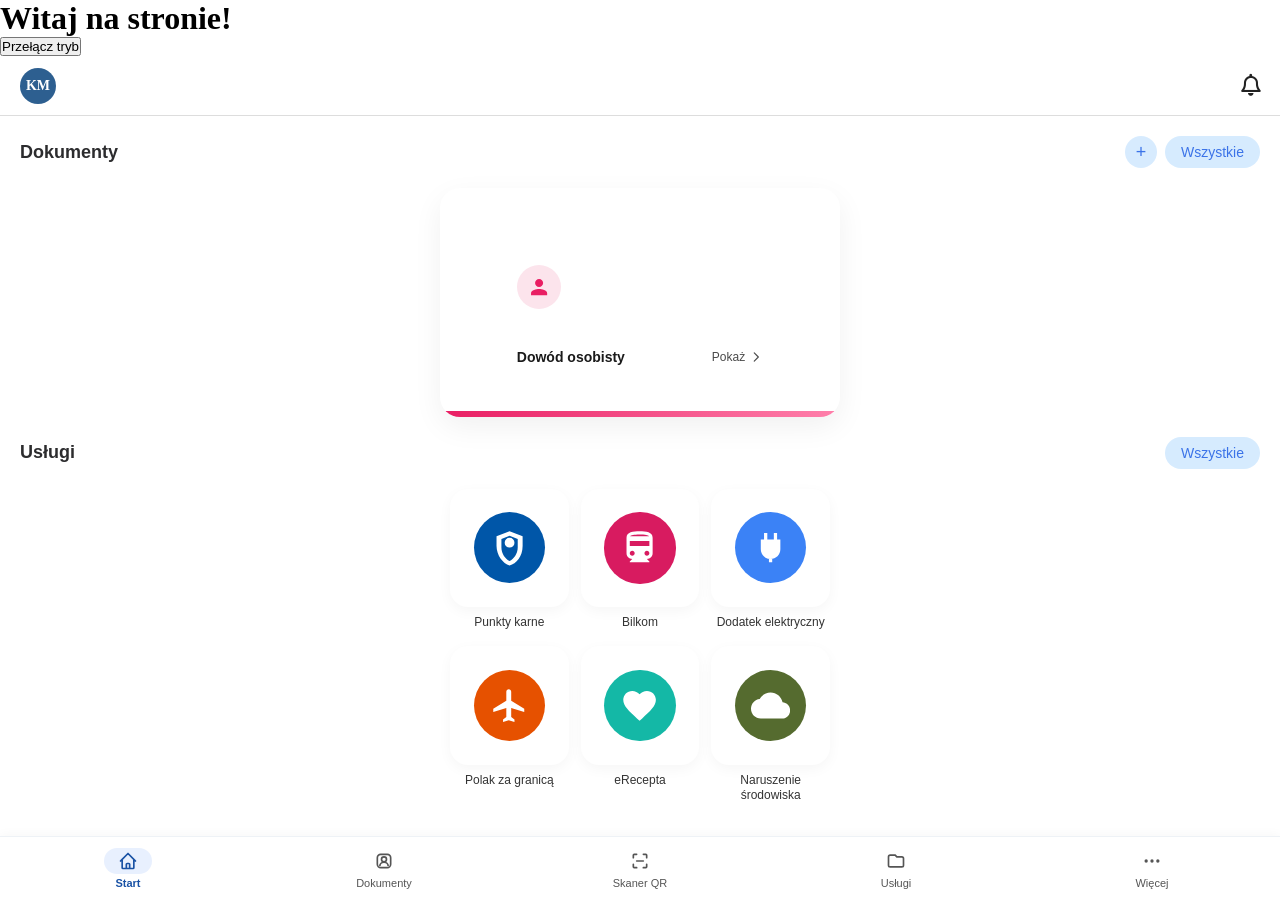
<file: index.html>
<!DOCTYPE html>
<html lang="en">
<head>
    <meta charset="UTF-8">
    <meta name="viewport" content="width=device-width, initial-scale=1.0">
    <title>Aplikacja</title>
    <link rel="stylesheet" href="style.css">
    <link rel="stylesheet" href="https://cdnjs.cloudflare.com/ajax/libs/font-awesome/6.5.2/css/all.min.css">
</head><script>
    if (localStorage.getItem('theme') === 'dark') {
      document.documentElement.classList.add('dark-mode-preload');
    }
  </script>
<body>
  <h1>Witaj na stronie!</h1>
  <button onclick="toggleTheme()">Przełącz tryb</button>
  <header class="header">
    <div class="logo">
        KM
    </div>

    <button class="notification">
        <i class="fa-regular fa-bell"></i>
    </button>
</header>
<div class="documents-header">
  <h2>Dokumenty</h2>
  <div class="actions">
    <button class="btn-icon" aria-label="Dodaj">+</button>
    <button class="btn-text">Wszystkie</button>
  </div>
</div>
<div class="card-wrapper">
  <div class="card">
    <div class="card-icon">
      <svg viewBox="0 0 24 24" fill="currentColor">
        <path d="M12 12c2.21 0 4-1.79 4-4s-1.79-4-4-4-4 1.79-4 4 1.79 4 4 4zm0 2c-2.67 0-8 1.34-8 4v2h16v-2c0-2.66-5.33-4-8-4z"/>
      </svg>
    </div>
    
    <div class="card-footer">
      <span class="card-title">Dowód osobisty</span>
      <a href="dowod.html" class="card-btn">
  Pokaż
  <svg class="arrow-icon" viewBox="0 0 24 24" fill="none" stroke="currentColor" stroke-width="2">
    <path d="M9 5l7 7-7 7" stroke-linecap="round" stroke-linejoin="round"/>
  </svg>
</a>
    </div>
  </div>
</div>
<div class="documents-header">
  <h2>Usługi</h2>
  <div class="actions">
    <button class="btn-text">Wszystkie</button>
  </div>
</div>
<div class="services-grid">
  <!-- Punkty karne -->
  <div class="service-item">
    <div class="icon-box">
      <div class="icon-circle bg-blue">
        <svg viewBox="0 0 24 24" fill="currentColor">
          <path d="M12 2L4 5v6c0 5.55 3.84 10.74 8 12 4.16-1.26 8-5.45 8-12V5l-8-3zm0 4a3 3 0 1 1 0 6 3 3 0 0 1 0-6zm0 14.3c-2.5-1.1-5-4.5-5-8.3V6.7l5-1.9 5 1.9V12c0 3.8-2.5 7.2-5 8.3z"/>
        </svg>
      </div>
    </div>
    <span class="service-label">Punkty karne</span>
  </div>

  <!-- Bilkom -->
  <div class="service-item">
    <div class="icon-box">
      <div class="icon-circle bg-pink">
        <svg viewBox="0 0 24 24" fill="currentColor">
          <path d="M12 2c-4 0-8 .5-8 4v9.5C4 17.43 5.57 19 7.5 19L6 20.5v.5h12v-.5L16.5 19c1.93 0 3.5-1.57 3.5-3.5V6c0-3.5-4-4-8-4zm0 2c3.71 0 5.13.46 5.8 1H6.2c.67-.54 2.09-1 5.8-1zm-6 4h12v3H6V8zm1.5 9c-.83 0-1.5-.67-1.5-1.5S6.67 14 7.5 14s1.5.67 1.5 1.5S8.33 17 7.5 17zm9 0c-.83 0-1.5-.67-1.5-1.5s.67-1.5 1.5-1.5 1.5.67 1.5 1.5-.67 1.5-1.5 1.5z"/>
        </svg>
      </div>
    </div>
    <span class="service-label">Bilkom</span>
  </div>

  <!-- Dodatek elektryczny -->
  <div class="service-item">
    <div class="icon-box">
      <div class="icon-circle bg-light-blue">
        <svg viewBox="0 0 24 24" fill="currentColor">
          <path d="M16 7V3h-2v4h-4V3H8v4H6v6c0 3.31 2.69 6 6 6s6-2.69 6-6V7h-2zm-5 14v-2h2v2h-2z"/>
        </svg>
      </div>
    </div>
    <span class="service-label">Dodatek elektryczny</span>
  </div>

  <!-- Polak za granicą -->
  <div class="service-item">
    <div class="icon-box">
      <div class="icon-circle bg-orange">
        <svg viewBox="0 0 24 24" fill="currentColor">
          <path d="M21 16v-2l-8-5V3.5c0-.83-.67-1.5-1.5-1.5S10 2.67 10 3.5V9l-8 5v2l8-2.5V19l-2 1.5V22l3.5-1 3.5 1v-1.5L13 19v-5.5l8 2.5z"/>
        </svg>
      </div>
    </div>
    <span class="service-label">Polak za granicą</span>
  </div>

  <!-- eRecepta -->
  <div class="service-item">
    <div class="icon-box">
      <div class="icon-circle bg-turquoise">
        <svg viewBox="0 0 24 24" fill="currentColor">
          <path d="M12 21.35l-1.45-1.32C5.4 15.36 2 12.28 2 8.5 2 5.42 4.42 3 7.5 3c1.74 0 3.41.81 4.5 2.09C13.09 3.81 14.76 3 16.5 3 19.58 3 22 5.42 22 8.5c0 3.78-3.4 6.86-8.55 11.54L12 21.35z"/>
        </svg>
      </div>
    </div>
    <span class="service-label">eRecepta</span>
  </div>

  <!-- Naruszenie środowiska -->
  <div class="service-item">
    <div class="icon-box">
      <div class="icon-circle bg-olive">
        <svg viewBox="0 0 24 24" fill="currentColor">
          <path d="M19.35 10.04C18.67 6.59 15.64 4 12 4 9.11 4 6.6 5.64 5.35 8.04 2.34 8.36 0 10.91 0 14c0 3.31 2.69 6 6 6h13c2.76 0 5-2.24 5-5 0-2.64-2.05-4.78-4.65-4.96z"/>
        </svg>
      </div>
    </div>
    <span class="service-label">Naruszenie środowiska</span>
  </div>
</div>
<nav class="bottom-nav">
  <!-- Start (Aktywna) -->
  <a href="index.html" class="nav-item active">
    <div class="icon-wrapper">
      <svg viewBox="0 0 24 24" fill="none" stroke="currentColor" stroke-width="2">
        <path d="M3 12l2-2m0 0l7-7 7 7M5 10v10a1 1 0 001 1h3m10-11l2 2m-2-2v10a1 1 0 01-1 1h-3m-6 0a1 1 0 001-1v-4a1 1 0 011-1h2a1 1 0 011 1v4a1 1 0 001 1m-6 0h6" stroke-linecap="round" stroke-linejoin="round"/>
      </svg>
    </div>
    <span>Start</span>
  </a>

  <!-- Dokumenty (Przejście do dokumenty.html) -->
  <a href="dokumenty.html" class="nav-item">
    <div class="icon-wrapper">
      <svg viewBox="0 0 24 24" fill="none" stroke="currentColor" stroke-width="2">
        <rect x="4" y="4" width="16" height="16" rx="4"/>
        <circle cx="12" cy="10" r="3"/>
        <path d="M7 18c0-2.5 2.2-4.5 5-4.5s5 2 5 4.5"/>
      </svg>
    </div>
    <span>Dokumenty</span>
  </a>

  <!-- Skaner QR -->
  <a href="#" class="nav-item">
    <div class="icon-wrapper">
      <svg viewBox="0 0 24 24" fill="none" stroke="currentColor" stroke-width="2">
        <path d="M4 8V5a1 1 0 011-1h3M4 16v3a1 1 0 001 1h3M16 4h3a1 1 0 011 1v3M16 20h3a1 1 0 001-1v-3M8 12h8" stroke-linecap="round" stroke-linejoin="round"/>
      </svg>
    </div>
    <span>Skaner QR</span>
  </a>

  <!-- Usługi -->
  <a href="#" class="nav-item">
    <div class="icon-wrapper">
      <svg viewBox="0 0 24 24" fill="none" stroke="currentColor" stroke-width="2">
        <path d="M3 7v10a2 2 0 002 2h14a2 2 0 002-2V9a2 2 0 00-2-2h-6l-2-2H5a2 2 0 00-2 2z"/>
      </svg>
    </div>
    <span>Usługi</span>
  </a>

  <!-- Więcej -->
  <a href="#" class="nav-item">
    <div class="icon-wrapper">
      <svg viewBox="0 0 24 24" fill="currentColor">
        <circle cx="5" cy="12" r="2"/>
        <circle cx="12" cy="12" r="2"/>
        <circle cx="19" cy="12" r="2"/>
      </svg>
    </div>
    <span>Więcej</span>
  </a>
</nav>
</body>
<script src="script.js"></script>
<script>
if ("serviceWorker" in navigator) {
navigator.serviceWorker.register("service-worker.js");
}
</script>
</html>
</file>
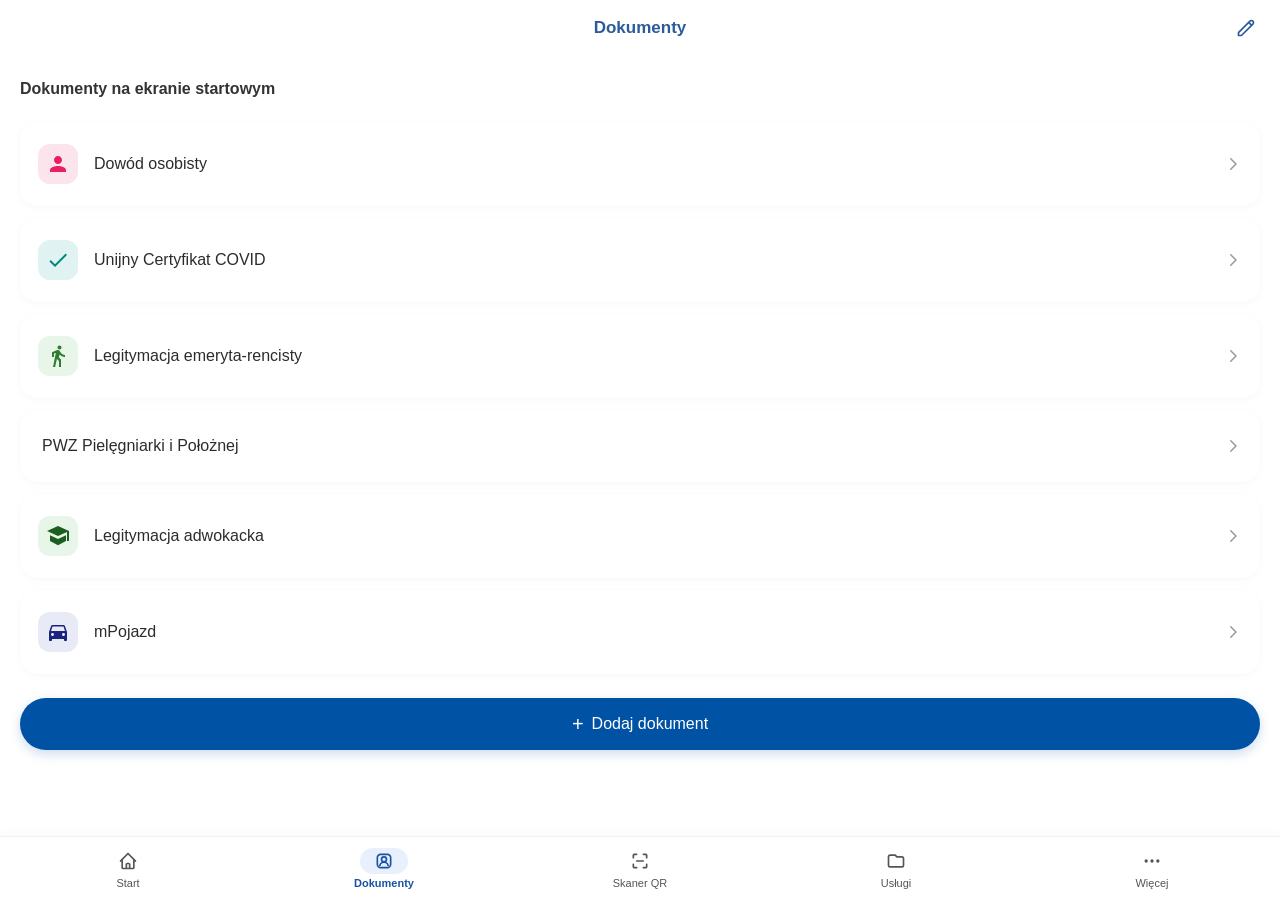
<file: dokumenty.html>
<!DOCTYPE html>
<html lang="pl">
<head>
  <meta charset="UTF-8">
  <meta name="viewport" content="width=device-width, initial-scale=1.0">
  <title>Dokumenty</title>
  <link rel="stylesheet" href="style.css">
  <script>
    // Preloader zapobiegający efektowi błysku jasnego tła
    if (localStorage.getItem('theme') === 'dark') {
      document.documentElement.classList.add('dark-mode');
    }
  </script>
</head>
<body>

<header class="top-navbar">
  <h1 class="top-title">Dokumenty</h1>
  <button class="edit-btn" aria-label="Edytuj">
    <svg viewBox="0 0 24 24" fill="none" stroke="currentColor" stroke-width="2">
      <path d="M15.232 5.232l3.536 3.536m-2.036-5.036a2.5 2.5 0 113.536 3.536L6.5 21.036H3v-3.572L16.732 3.732z" stroke-linecap="round" stroke-linejoin="round"/>
    </svg>
  </button>
</header>

<div class="documents-container">
  <h2 class="section-title">Dokumenty na ekranie startowym</h2>

  <div class="documents-list">
    <!-- Dowód osobisty -->
    <a href="#" class="doc-item">
      <div class="doc-icon icon-pink">
        <svg viewBox="0 0 24 24" fill="currentColor">
          <path d="M12 12c2.21 0 4-1.79 4-4s-1.79-4-4-4-4 1.79-4 4 1.79 4 4 4zm0 2c-2.67 0-8 1.34-8 4v2h16v-2c0-2.66-5.33-4-8-4z"/>
        </svg>
      </div>
      <span class="doc-name">Dowód osobisty</span>
      <svg class="chevron" viewBox="0 0 24 24" fill="none" stroke="currentColor" stroke-width="2">
        <path d="M9 5l7 7-7 7" stroke-linecap="round" stroke-linejoin="round"/>
      </svg>
    </a>

    <!-- Unijny Certyfikat COVID -->
    <a href="#" class="doc-item">
      <div class="doc-icon icon-teal">
        <svg viewBox="0 0 24 24" fill="currentColor">
          <path d="M9 16.17L4.83 12l-1.42 1.41L9 19 21 7l-1.41-1.41z"/>
        </svg>
      </div>
      <span class="doc-name">Unijny Certyfikat COVID</span>
      <svg class="chevron" viewBox="0 0 24 24" fill="none" stroke="currentColor" stroke-width="2">
        <path d="M9 5l7 7-7 7" stroke-linecap="round" stroke-linejoin="round"/>
      </svg>
    </a>

    <!-- Legitymacja emeryta-rencisty -->
    <a href="#" class="doc-item">
      <div class="doc-icon icon-green">
        <svg viewBox="0 0 24 24" fill="currentColor">
          <path d="M13.5 5.5c1.1 0 2-.9 2-2s-.9-2-2-2-2 .9-2 2 .9 2 2 2zM9.8 8.9L7 23h2.1l1.8-8 2.1 2v6h2v-7.5l-2.1-2 .6-3C14.8 12 16.8 13 19 13v-2c-1.9 0-3.5-1-4.3-2.4l-1-1.6c-.4-.6-1-1-1.7-1-.3 0-.5.1-.8.1L6 8.3V13h2V9.6l1.8-.7z"/>
        </svg>
      </div>
      <span class="doc-name">Legitymacja emeryta-rencisty</span>
      <svg class="chevron" viewBox="0 0 24 24" fill="none" stroke="currentColor" stroke-width="2">
        <path d="M9 5l7 7-7 7" stroke-linecap="round" stroke-linejoin="round"/>
      </svg>
    </a>

    <!-- PWZ Pielęgniarki i Położnej -->
    <a href="#" class="doc-item">
      <span class="doc-name no-icon">PWZ Pielęgniarki i Położnej</span>
      <svg class="chevron" viewBox="0 0 24 24" fill="none" stroke="currentColor" stroke-width="2">
        <path d="M9 5l7 7-7 7" stroke-linecap="round" stroke-linejoin="round"/>
      </svg>
    </a>

    <!-- Legitymacja adwokacka -->
    <a href="#" class="doc-item">
      <div class="doc-icon icon-dark-green">
        <svg viewBox="0 0 24 24" fill="currentColor">
          <path d="M12 2L1 7l11 5 9-4.09V17h2V7L12 2zm0 13l-8-3.64V17l8 4.36 8-4.36v-5.64L12 15z"/>
        </svg>
      </div>
      <span class="doc-name">Legitymacja adwokacka</span>
      <svg class="chevron" viewBox="0 0 24 24" fill="none" stroke="currentColor" stroke-width="2">
        <path d="M9 5l7 7-7 7" stroke-linecap="round" stroke-linejoin="round"/>
      </svg>
    </a>

    <!-- mPojazd -->
    <a href="#" class="doc-item">
      <div class="doc-icon icon-navy">
        <svg viewBox="0 0 24 24" fill="currentColor">
          <path d="M18.92 6.01C18.72 5.42 18.16 5 17.5 5h-11c-.66 0-1.21.42-1.42 1.01L3 12v8c0 .55.45 1 1 1h1c.55 0 1-.45 1-1v-1h12v1c0 .55.45 1 1 1h1c.55 0 1-.45 1-1v-8l-2.08-5.99zM6.5 16c-.83 0-1.5-.67-1.5-1.5S5.67 13 6.5 13s1.5.67 1.5 1.5S7.33 16 6.5 16zm11 0c-.83 0-1.5-.67-1.5-1.5s.67-1.5 1.5-1.5 1.5.67 1.5 1.5-.67 1.5-1.5 1.5zM5 11l1.5-4.5h11L19 11H5z"/>
        </svg>
      </div>
      <span class="doc-name">mPojazd</span>
      <svg class="chevron" viewBox="0 0 24 24" fill="none" stroke="currentColor" stroke-width="2">
        <path d="M9 5l7 7-7 7" stroke-linecap="round" stroke-linejoin="round"/>
      </svg>
    </a>
  </div>

  <!-- Przycisk dodawania -->
  <button class="add-doc-btn">
    <span class="plus">+</span> Dodaj dokument
  </button>
</div>

<!-- Nawigacja dolna -->
<nav class="bottom-nav">
  <!-- Start -->
  <a href="index.html" class="nav-item">
    <div class="icon-wrapper">
      <svg viewBox="0 0 24 24" fill="none" stroke="currentColor" stroke-width="2">
        <path d="M3 12l2-2m0 0l7-7 7 7M5 10v10a1 1 0 001 1h3m10-11l2 2m-2-2v10a1 1 0 01-1 1h-3m-6 0a1 1 0 001-1v-4a1 1 0 011-1h2a1 1 0 011 1v4a1 1 0 001 1m-6 0h6" stroke-linecap="round" stroke-linejoin="round"/>
      </svg>
    </div>
    <span>Start</span>
  </a>

  <!-- Dokumenty (Aktywna) -->
  <a href="dokumenty.html" class="nav-item active">
    <div class="icon-wrapper">
      <svg viewBox="0 0 24 24" fill="none" stroke="currentColor" stroke-width="2">
        <rect x="4" y="4" width="16" height="16" rx="4"/>
        <circle cx="12" cy="10" r="3"/>
        <path d="M7 18c0-2.5 2.2-4.5 5-4.5s5 2 5 4.5"/>
      </svg>
    </div>
    <span>Dokumenty</span>
  </a>

  <!-- Skaner QR -->
  <a href="#" class="nav-item">
    <div class="icon-wrapper">
      <svg viewBox="0 0 24 24" fill="none" stroke="currentColor" stroke-width="2">
        <path d="M4 8V5a1 1 0 011-1h3M4 16v3a1 1 0 001 1h3M16 4h3a1 1 0 011 1v3M16 20h3a1 1 0 001-1v-3M8 12h8" stroke-linecap="round" stroke-linejoin="round"/>
      </svg>
    </div>
    <span>Skaner QR</span>
  </a>

  <!-- Usługi -->
  <a href="#" class="nav-item">
    <div class="icon-wrapper">
      <svg viewBox="0 0 24 24" fill="none" stroke="currentColor" stroke-width="2">
        <path d="M3 7v10a2 2 0 002 2h14a2 2 0 002-2V9a2 2 0 00-2-2h-6l-2-2H5a2 2 0 00-2 2z"/>
      </svg>
    </div>
    <span>Usługi</span>
  </a>

  <!-- Więcej -->
  <a href="#" class="nav-item">
    <div class="icon-wrapper">
      <svg viewBox="0 0 24 24" fill="currentColor">
        <circle cx="5" cy="12" r="2"/>
        <circle cx="12" cy="12" r="2"/>
        <circle cx="19" cy="12" r="2"/>
      </svg>
    </div>
    <span>Więcej</span>
  </a>
</nav>

<script src="script.js"></script>

<!-- Rejestracja PWA (Service Worker) -->
<script>
  if ("serviceWorker" in navigator) {
    navigator.serviceWorker.register("service-worker.js");
  }
</script>

</body>
</html>
</file>
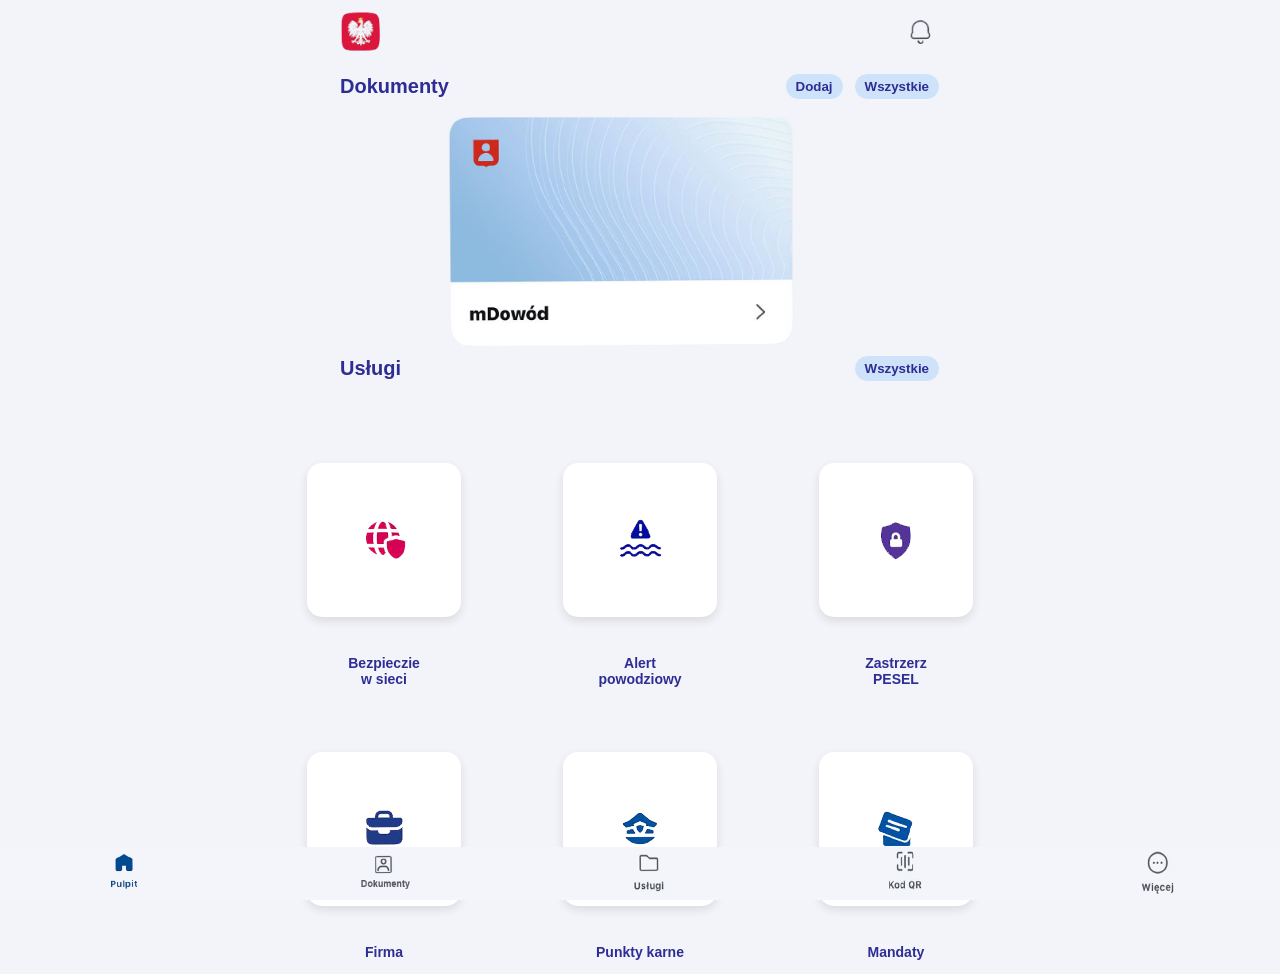
<file: index2.html>
<!DOCTYPE html>
<html lang="en">
<head>
    <meta charset="UTF-8">
    <meta name="viewport" content="width=device-width, initial-scale=1.0">
    <title>Document</title>
    <style>
        /* Ogólne style */
        body {
            background-color: #f3f4f9;
            margin: 0;
            font-family: Arial, Helvetica, sans-serif;
            display: flex;
            flex-direction: column;
            align-items: center; /* Wyśrodkowanie zawartości */
            padding: 0 20px; /* Dodanie marginesu z lewej i prawej */
        }

        /* Górny pasek nawigacyjny z wyrównaniem ikony orel i dwonek */
        .top-bar {
            display: flex;
            justify-content: space-between;
            align-items: center;
            width: 100%;
            max-width: 600px;
            padding: 10px 0;
            background-color: #f3f4f9;
        }

        .top-bar img {
            width: 10vw;
            max-width: 40px;
        }

        /* Sekcja Dokumentów */
        .section-documents {
            display: flex;
            justify-content: space-between;
            align-items: center;
            width: 100%;
            max-width: 600px;
            padding: 10px 0; /* Dodanie marginesu góra-dół w sekcji dokumentów */
            margin-bottom: 20px;
        }

        /* Styl dla tekstu sekcji */
        .usługi {
            font-size: 20px;
            color: #2d2d94;
            font-weight: bold;
        }

        /* Styl dla przycisków */
        button {
            border: 1px solid #f4f5fa;
            border-radius: 15px;
            background-color: white;
            color: #2d2d94;
            padding: 5px 10px;
            font-weight: bold;
            cursor: pointer;
            background: rgba(108, 181, 250, 0.274);
        }

        /* Przyciski Dodaj i Wszystkie w sekcji Dokumenty */
        .buttons-group {
            display: flex;
            gap: 10px;
        }

        /* Sekcja Usług z przyciskiem po prawej */
        .section-services {
            display: flex;
            justify-content: space-between;
            align-items: center;
            width: 100%;
            max-width: 600px;
            padding: 10px 0; /* Dodanie marginesu góra-dół w sekcji usług */
            margin-bottom: 20px;
        }

        /* Styl obrazów ikon */
        .ic {
            width: 80px; /* Szerokość ikon */
            height: 80px; /* Wysokość ikon */
            margin: 15px;
            border-radius: 15px; /* Zaokrąglone rogi */
            background-color: #fff;
            box-shadow: 0px 4px 10px rgba(0, 0, 0, 0.1); /* Dodanie delikatnego cienia */
            display: flex;
            justify-content: center;
            align-items: center;
            transition: transform 0.3s ease, box-shadow 0.3s ease; /* Dodanie efektu transformacji */
        }

        /* Styl obrazów ikon przy najechaniu */
        .ic:hover {
            transform: scale(1.1); /* Powiększenie ikony */
            box-shadow: 0px 6px 15px rgba(0, 0, 0, 0.2); /* Zwiększenie cienia */
        }

        /* Wyśrodkowanie zdjęcia głównego */
        .zdjecie {
            display: flex;
            justify-content: center;
            width: 100%;
            max-width: 600px;
            margin: 20px 0;
            margin-top: -20px;
            margin-bottom: -10px;
        }

        .zdjecie img {
            width: 90%; /* Ustawienie szerokości na 90% kontenera */
            max-width: 400px; /* Maksymalna szerokość obrazka */
        }

        /* Ikony usługi w dwóch rzędach po 3 */
        /* Styl obrazów ikon */
/* Styl obrazów ikon */
.ic {
    width: 80px; /* Szerokość ikon */
    height: 80px; /* Wysokość ikon */
    margin: 15px;
    border-radius: 15px; /* Zaokrąglone rogi */
    background-color: #fff;
    box-shadow: 0px 4px 10px rgba(0, 0, 0, 0.1); /* Delikatny cień */
    display: flex;
    justify-content: center;
    align-items: center;
    transition: transform 0.3s ease, box-shadow 0.3s ease; /* Dodanie efektu transformacji */
}

/* Styl obrazów ikon przy najechaniu */
.ic:hover {
    transform: scale(1.1); /* Powiększenie ikony */
    box-shadow: 0px 6px 15px rgba(0, 0, 0, 0.2); /* Zwiększenie cienia */
}

/* Ikony wyświetlane w dwóch rzędach po 3 z podpisami */
.icons-container {
    display: flex;
    flex-wrap: wrap;
    justify-content: center; /* Rozmieszczenie ikon po środku */
    gap: 20px;
    margin-top: 20px; /* Dodanie marginesu górnego dla ikon */
    max-width: 700px; /* Maksymalna szerokość kontenera */
}

/* Styl dla podpisu pod ikonami */
.ic-container {
    display: flex;
    flex-direction: column;
    align-items: center; /* Wyśrodkowanie podpisów */
    text-align: center; /* Wyśrodkowanie podpisu */
}

.ic-container p {
    font-size: 14px;
    margin-top: 8px;
    color: #2d2d94;
    font-weight: bold;
}

/* Dodatkowe style dla urządzeń mobilnych */
@media (max-width: 768px) {
    .usługi {
        font-size: 18px;
    }

    /* Ikony górnego paska na mniejszych ekranach */
    .top-bar img, {
        width: 8vw;
        max-width: 35px;
    }

    .icons-container {
        gap: 15px;
        max-width: 100%;
    }

    .ic {
        width: 60px; /* Zmniejszenie szerokości ikon na mniejszych ekranach */
        height: 60px;
        margin-left: 10px;
        margin-top: -10px;
        border:17px solid white;
    }

    .ic-container p {
        font-size: 12px;
    }
}
.pasek{
    border: 1px solid rgb(143, 143, 143);
}

/* Dodatkowe style dla bardzo małych ekranów */
@media (max-width: 480px) {
    .usługi {
        font-size: 16px;
    }
    button {
        font-size: 14px;
        padding: 4px 8px;
    }

    .top-bar img,  {
        width: 12vw;
        max-width: 30px;
    }

     .ic {
        width: 50px; /* Dodatkowe zmniejszenie szerokości ikon */
        height: 50px; 
    }
}


        /* Dolny pasek nawigacyjny */
        .navbarr{
            width: 100%;
        display: flex;
        justify-content: space-around;
        background-color: #f4f5fa;
      
       text-align: center;
        position: fixed;
        bottom: 0;
        
        
        }
        .navbar{
            
            text-align: center;
            
            
        }
.ic {
    width: 12vw; /* Szerokość ikon w procentach, dostosowuje się do szerokości ekranu */
    height: 12vw; /* Wysokość ikon, aby zachować proporcje */
    margin: 2vw; /* Margines z każdej strony, zależny od szerokości ekranu */
    border-radius: 15px; /* Zaokrąglone rogi */
    background-color: #fff;
    box-shadow: 0px 4px 10px rgba(0, 0, 0, 0.1); /* Delikatny cień */
    display: flex;
    justify-content: center;
    align-items: center;
    transition: transform 0.3s ease, box-shadow 0.3s ease; /* Dodanie efektu transformacji */
}

/* Styl obrazów ikon przy najechaniu */
.ic:hover {
    transform: scale(1.1); /* Powiększenie ikony */
    box-shadow: 0px 6px 15px rgba(0, 0, 0, 0.2); /* Zwiększenie cienia */
}

/* Ikony wyświetlane w dwóch rzędach po 3 z podpisami */
.icons-container {
    display: flex;
    flex-wrap: wrap;
    justify-content: center; /* Rozmieszczenie ikon po środku */
    gap: 4vw; /* Odstęp między ikonami zależny od szerokości ekranu */
    margin-top: 2vw; /* Górny margines zależny od szerokości ekranu */
    max-width: 90vw; /* Maksymalna szerokość kontenera (90% szerokości ekranu) */
}

/* Styl dla podpisu pod ikonami */
.ic-container {
    display: flex;
    flex-direction: column;
    align-items: center; /* Wyśrodkowanie podpisów */
    text-align: center; /* Wyśrodkowanie podpisu */
}

.ic-container p {
    font-size: 14px;
    margin-top: 1vw; /* Margines górny zależny od szerokości ekranu */
    color: #2d2d94;
    font-weight: bold;
}

/* Dodatkowe style dla małych ekranów */
@media (max-width: 768px) {
    .ic {
        width: 15vw; /* Zwiększenie szerokości ikon na mniejszych ekranach */
        height: 15vw; /* Zwiększenie wysokości ikon */
        margin: 3vw; /* Zwiększenie marginesu dla lepszego rozstawienia */
        margin-top: -10px;
    }

    .icons-container {
        gap: 1vw; /* Zwiększenie odstępu między ikonami */
        max-width: 100vw; /* Maksymalna szerokość kontenera */
    }

    .ic-container p {
        font-size: 12px; /* Zmniejszenie rozmiaru tekstu */
    }
}

/* Dodatkowe style dla bardzo małych ekranów */
@media (max-width: 480px) {
    .ic {
        width: 25vw; /* Zwiększenie szerokości ikon na bardzo małych ekranach */
        height: 25vw; /* Zwiększenie wysokości ikon */
        margin: 4vw; /* Zwiększenie marginesu */
    }

    .ic-container p {
        font-size: px; /* Zmniejszenie rozmiaru tekstu */
    }
}

        /* Dodatkowe style dla bardzo małych ekranów */
        @media (max-width: 480px) {
            .usługi {
                font-size: 16px;
            }
            button {
                font-size: 14px;
                padding: 4px 8px;
                
            }


            .ic {
                width: 50px; /* Dodatkowe zmniejszenie szerokości ikon */
                height: 50px;
                margin-top: -10px;
                
            }
        }
        @media (max-width: 400px) {
            .ic {
                width: 30px; /* Dodatkowe zmniejszenie szerokości ikon */
                height: 30px;
                margin-top: -10px;
                
            }
        }
    </style>
 

    
</head>
<body>

    <!-- Górny pasek nawigacyjny z ikonami orel i dwonek -->
    <div class="top-bar">
        <img class="orel" src="orel.png" alt="Orel Ikona">
        <img class="dwon" src="dwonek.png" alt="Dwonek Ikona">
    </div>

    <!-- Sekcja "Dokumenty" z przyciskami po prawej stronie -->
    <div class="section-documents">
        <b class="usługi">Dokumenty</b>
        <div class="buttons-group">
            <button class="Dodaj">Dodaj</button>
            <button class="wszytko">Wszystkie</button>
        </div>
    </div>

    <!-- Obraz główny -->
    <div class="zdjecie">
        <a href="index.html"><img src="mdowod.png" alt="Zdjęcie główne"></a>
    </div>

    <!-- Sekcja "Usługi - Wszystkie" z wyrównaniem przycisku po prawej stronie -->
    <div class="section-services">
        <b class="usługi">Usługi</b>
        <button class="wszytki">Wszystkie</button>
    </div>

    <!-- Ikony wyświetlane w dwóch rzędach po 3 z podpisami -->
    <div class="icons-container">
        <div class="ic-container">
            <div class="ic">
                <img src="iconka.png" alt="Ikona" />
            </div>
            <p>Bezpieczie <br>
            w sieci</p>
        </div>

        <div class="ic-container">
            <div class="ic">
                <img src="iconkauwaa.png" alt="Ikona" />
            </div>
            <p>Alert<br>
                powodziowy</p>
        </div>

        <div class="ic-container">
            <div class="ic">
                <img src="iconka1.png" alt="Ikona" />
            </div>
            <p>Zastrzerz <br>
                PESEL</p>
        </div>
</div>
<div class="icons-container">
        <div class="ic-container">
            <div class="ic">
                <img src="iconka2.png" alt="Ikona" />
            </div>
            <p>Firma</p>
        </div>

        <div class="ic-container">
            <div class="ic">
                <img src="iconka3.png" alt="Ikona" />
            </div>
            <p>Punkty karne</p>
        </div>

        <div class="ic-container">
            <div class="ic">
                <img src="iconka4.png" alt="Ikona" />
            </div>
            <p>Mandaty</p>
        </div>
    </div>
    
 
    <nav class="navbarr">
        
        <a href="#"><img class="ba" src="bar.png" alt="sometext" style="width: 40px;" /></a>
        <img class="ba" src="bar1.png" alt="sometext" style="width: 65px;" />
        <img class="ba" src="bar2.png" alt="sometext" style="width: 50px;" />
        <img class="ba" src="bar4.png" alt="sometext" style="width: 50px;" />
        <img class="ba" src="bar5.png" alt="sometext" style="width: 40px;" />
    </nav>

</body>
</html>
</file>
<file: style.css>
* {
    margin: 0;
    padding: 0;
    box-sizing: border-box;
}


.header {
    height: 60px;
    padding: 0 20px;
    display: flex;
    justify-content: space-between;
    align-items: center;
    border-bottom: 1px solid #ddd;
    background: white;
}

.logo {
    width: 36px;
    height: 36px;
    background: #2d5f90;
    color: white;
    border-radius: 50%;
    display: flex;
    justify-content: center;
    align-items: center;
    font-size: 14px;
    font-weight: bold;
}

.notification {
    background: none;
    border: none;
    cursor: pointer;
    font-size: 22px;
    color: #222;
}

.notification:hover {
    color: #007bff;
}

.documents-header {
  display: flex;
  align-items: center;
  justify-content: space-between;
  font-family: -apple-system, BlinkMacSystemFont, "Segoe UI", Roboto, Helvetica, Arial, sans-serif;
  margin: 20px;
}

.documents-header h2 {
  font-size: 18px;
  font-weight: 600;
  color: #2c2c2e;
  margin: 0;
}

.documents-header .actions {
  display: flex;
  align-items: center;
  gap: 8px;
  
}

.documents-header button {
  border: none;
  background-color: #e8f0fe;
  color: #3b73e8;
  cursor: pointer;
  transition: background-color 0.2s ease;
}

.documents-header button:hover {
  background-color: #d2e3fc;
}

.documents-header .btn-icon {
  width: 32px;
  height: 32px;
  border-radius: 50%;
  font-size: 18px;
  display: flex;
  align-items: center;
  justify-content: center;
  line-height: 1;
  background-color: rgba(108, 181, 250, 0.274);
}

.documents-header .btn-text {
  height: 32px;
  padding: 0 16px;
  border-radius: 16px;
  font-size: 14px;
  font-weight: 500;
  background-color: rgba(108, 181, 250, 0.274);
  
}
/* Wyśrodkowanie na całym ekranie */


.card {
  /* Sztywny margines 20px z każdej strony + wyśrodkowanie w poziomie */
  margin: 20px auto;
  width: calc(100% - 30px);
  max-width: 400px;
  
  /* Elastyczne proporcje karty */
  aspect-ratio: 1.75 / 1;
  min-height: 200px;
  
  /* Wygląd i układ */
  background-color: #ffffff;
  border-radius: 20px;
  padding: 6cqi 6cqi 4cqi 6cqi;
  box-sizing: border-box;
  display: flex;
  flex-direction: column;
  justify-content: space-between;
  position: relative;
  box-shadow: 0 10px 30px rgba(0, 0, 0, 0.06);
  overflow: hidden;
  container-type: inline-size;
  font-family: -apple-system, BlinkMacSystemFont, "Segoe UI", Roboto, Helvetica, Arial, sans-serif;
}

/* Różowy pasek na dole */
.card::after {
  content: "";
  position: absolute;
  bottom: 0;
  left: 0;
  right: 0;
  height: 6px;
  background: linear-gradient(90deg, #e91e63, #ff80ab);
}

/* Ikona profilu */
.card-icon {
  width: 18cqw;
  height: 18cqw;
  max-width: 44px;
  max-height: 44px;
  min-width: 34px;
  min-height: 34px;
  background-color: #fce4ec;
  border-radius: 50%;
  display: flex;
  align-items: center;
  justify-content: center;
}

.card-icon svg {
  width: 55%;
  height: 55%;
  fill: #e91e63;
}

/* Stopka karty */
.card-footer {
  display: flex;
  align-items: center;
  justify-content: space-between;
  z-index: 1;
}

.card-title {
  font-size: clamp(14px, 4.5cqw, 18px);
  font-weight: 600;
  color: #1a1a1a;
}

.card-btn {
  background: none;
  border: none;
  color: #4a4a4a;
  font-size: clamp(12px, 3.8cqw, 15px);
  font-weight: 500;
  display: flex;
  align-items: center;
  gap: 4px;
  cursor: pointer;
  padding: 0;
  text-decoration: none;
}

.arrow-icon {
  width: 14px;
  height: 14px;
}
/* Kontener siatki z marginesem 20px oraz automatycznym dopasowaniem */
.services-grid {
  display: grid;
  grid-template-columns: repeat(3, 1fr);
  gap: 16px 12px;
  width: calc(100% - 40px);
  max-width: 380px;
  margin: 20px auto;
  box-sizing: border-box;
  font-family: -apple-system, BlinkMacSystemFont, "Segoe UI", Roboto, Helvetica, Arial, sans-serif;
}

/* Pojedynczy element */
.service-item {
  display: flex;
  flex-direction: column;
  align-items: center;
  text-align: center;
  cursor: pointer;
}

/* Biały kafel tła dla ikony */
.icon-box {
  width: 100%;
  aspect-ratio: 1 / 1;
  background-color: #ffffff;
  border-radius: 18px;
  display: flex;
  align-items: center;
  justify-content: center;
  box-shadow: 0 4px 14px rgba(0, 0, 0, 0.04);
  margin-bottom: 8px;
  transition: transform 0.15s ease;
}

.service-item:hover .icon-box {
  transform: translateY(-2px);
}

/* Kolorowa kropka z ikoną */
.icon-circle {
  width: 60%;
  height: 60%;
  border-radius: 50%;
  display: flex;
  align-items: center;
  justify-content: center;
}

.icon-circle svg {
  width: 55%;
  height: 55%;
  fill: #ffffff;
}

/* Kolory tła ikonek */
.bg-blue { background-color: #0056a8; }
.bg-pink { background-color: #d81b60; }
.bg-light-blue { background-color: #3b82f6; }
.bg-orange { background-color: #e65100; }
.bg-turquoise { background-color: #14b8a6; }
.bg-olive { background-color: #556b2f; }

/* Etykieta pod ikoną */
.service-label {
  font-size: 12px;
  line-height: 1.25;
  color: #333333;
  font-weight: 400;
  word-break: break-word;
}
/* Pasek nawigacyjny na samym dole ekranu */
.bottom-nav {
  position: fixed;
  bottom: 0;
  left: 0;
  right: 0;
  height: 64px;
  background-color: #ffffff;
  display: flex;
  align-items: center;
  justify-content: space-around;
  border-top: 1px solid #eef2f6;
  box-shadow: 0 -2px 10px rgba(0, 0, 0, 0.03);
  z-index: 1000;
  font-family: -apple-system, BlinkMacSystemFont, "Segoe UI", Roboto, Helvetica, Arial, sans-serif;
  padding-bottom: env(safe-area-inset-bottom); /* Wsparcie dla pasków na nowszych telefonach */
}

/* Przyciski nawigacyjne */
.nav-item {
  display: flex;
  flex-direction: column;
  align-items: center;
  justify-content: center;
  text-decoration: none;
  color: #555555;
  font-size: 11px;
  font-weight: 500;
  gap: 3px;
  flex: 1;
}

/* Kontener na ikonę */
.nav-item .icon-wrapper {
  width: 48px;
  height: 26px;
  border-radius: 13px;
  display: flex;
  align-items: center;
  justify-content: center;
  transition: background-color 0.2s ease;
}

.nav-item svg {
  width: 20px;
  height: 20px;
}

/* Aktywny element (Start) */
.nav-item.active {
  color: #1952a5;
  font-weight: 600;
}

.nav-item.active .icon-wrapper {
  background-color: #e8f0fe;
}
/* Górny pasek nawigacji */
.top-navbar {
  position: sticky;
  top: 0;
  left: 0;
  right: 0;
  height: 56px;
  background-color: #ffffff;
  display: flex;
  align-items: center;
  justify-content: center;
  padding: 0 16px;
  box-sizing: border-box;
  z-index: 100;
  font-family: -apple-system, BlinkMacSystemFont, "Segoe UI", Roboto, Helvetica, Arial, sans-serif;
}

/* Wyśrodkowany tytuł */
.top-title {
  font-size: 17px;
  font-weight: 600;
  color: #2b5b9a;
  margin: 0;
  text-align: center;
}

/* Przycisk edycji (ołówek) przyklejony do prawej krawędzi */
.edit-btn {
  position: absolute;
  right: 16px;
  background: none;
  border: none;
  padding: 8px;
  cursor: pointer;
  display: flex;
  align-items: center;
  justify-content: center;
  color: #2b5b9a;
  border-radius: 50%;
  transition: background-color 0.2s ease;
}

.edit-btn:hover {
  background-color: rgba(43, 91, 154, 0.08);
}

.edit-btn svg {
  width: 20px;
  height: 20px;
}

/* Kontener z przesunięciem w dół (margin-top: 24px) */
.documents-container {
  width: 100%;
  margin-top: 24px; /* Przesunięcie całej sekcji w dół */
  padding: 0 20px 90px 20px;
  box-sizing: border-box;
  font-family: -apple-system, BlinkMacSystemFont, "Segoe UI", Roboto, Helvetica, Arial, sans-serif;
}

/* Tytuł sekcji z większym odstępem od spodu (margin-bottom: 24px) */
.section-title {
  font-size: 16px;
  font-weight: 600;
  color: #333333;
  margin: 0 0 24px 0; /* Zwiększony odstęp poniżej napisu */
}

/* Lista elementów */
.documents-list {
  display: flex;
  flex-direction: column;
  gap: 12px;
  width: 100%;
  margin-bottom: 24px;
  
}

/* Kafel dokumentu */
.doc-item {
  width: 100%;
  box-sizing: border-box;
  display: flex;
  align-items: center;
  background-color: #ffffff;
  padding: 22px 18px; /* Zwiększony padding (wcześniej 16px) zwiększa wysokość kafelka */
  min-height: 72px;    /* Gwarantowana minimalna wysokość */
  border-radius: 18px;
  text-decoration: none;
  box-shadow: 0 2px 8px rgba(0, 0, 0, 0.03);
  transition: transform 0.15s ease, box-shadow 0.15s ease;
}

.doc-item:hover {
  transform: translateY(-1px);
  box-shadow: 0 4px 12px rgba(0, 0, 0, 0.06);
}

/* Lekko powiększone ikony proporcjonalnie do wyższego kafelka */
.doc-icon {
  width: 40px;
  height: 40px;
  border-radius: 12px;
  display: flex;
  align-items: center;
  justify-content: center;
  margin-right: 16px;
  flex-shrink: 0;
}

.doc-icon svg {
  width: 24px;
  height: 24px;
}

/* Kolory ikonek */
.icon-pink { background-color: #fce4ec; color: #e91e63; }
.icon-teal { background-color: #e0f2f1; color: #00897b; }
.icon-green { background-color: #e8f5e9; color: #2e7d32; }
.icon-dark-green { background-color: #e8f5e9; color: #1b5e20; }
.icon-navy { background-color: #e8eaf6; color: #1a237e; }

/* Nazwa dokumentu */
.doc-name {
  font-size: 16px;
  font-weight: 500;
  color: #2c2c2e;
  flex: 1;
}

.doc-name.no-icon {
  margin-left: 4px;
}

/* Strzałka po prawej */
.chevron {
  width: 18px;
  height: 18px;
  color: #999999;
  flex-shrink: 0;
}

/* Przycisk 'Dodaj dokument' */
.add-doc-btn {
  width: 100%;
  height: 52px;
  background-color: #0052a5;
  color: #ffffff;
  border: none;
  border-radius: 26px;
  font-size: 16px;
  font-weight: 500;
  display: flex;
  align-items: center;
  justify-content: center;
  gap: 8px;
  cursor: pointer;
  box-shadow: 0 4px 12px rgba(0, 82, 165, 0.2);
  transition: background-color 0.2s ease;
}

.add-doc-btn:hover {
  background-color: #003d7c;
}

.add-doc-btn .plus {
  font-size: 20px;
  font-weight: 400;
}
</file>
